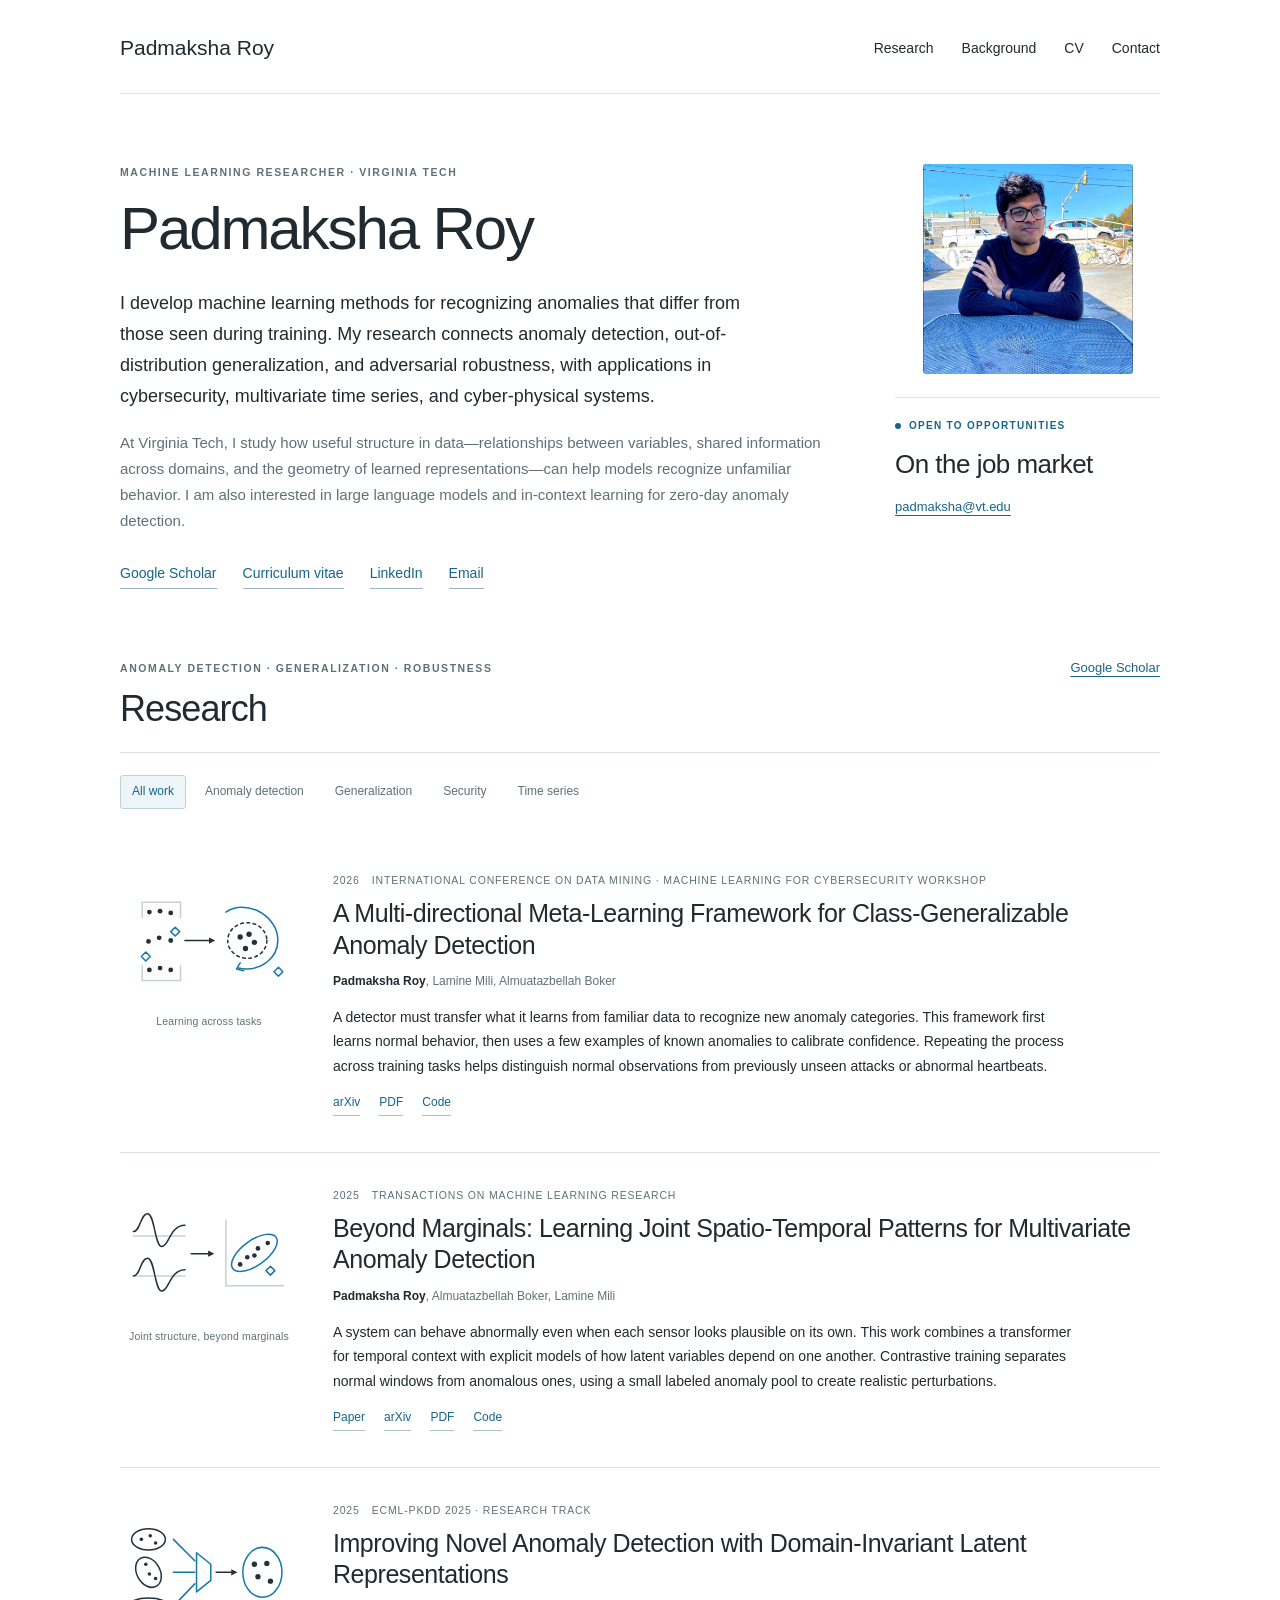
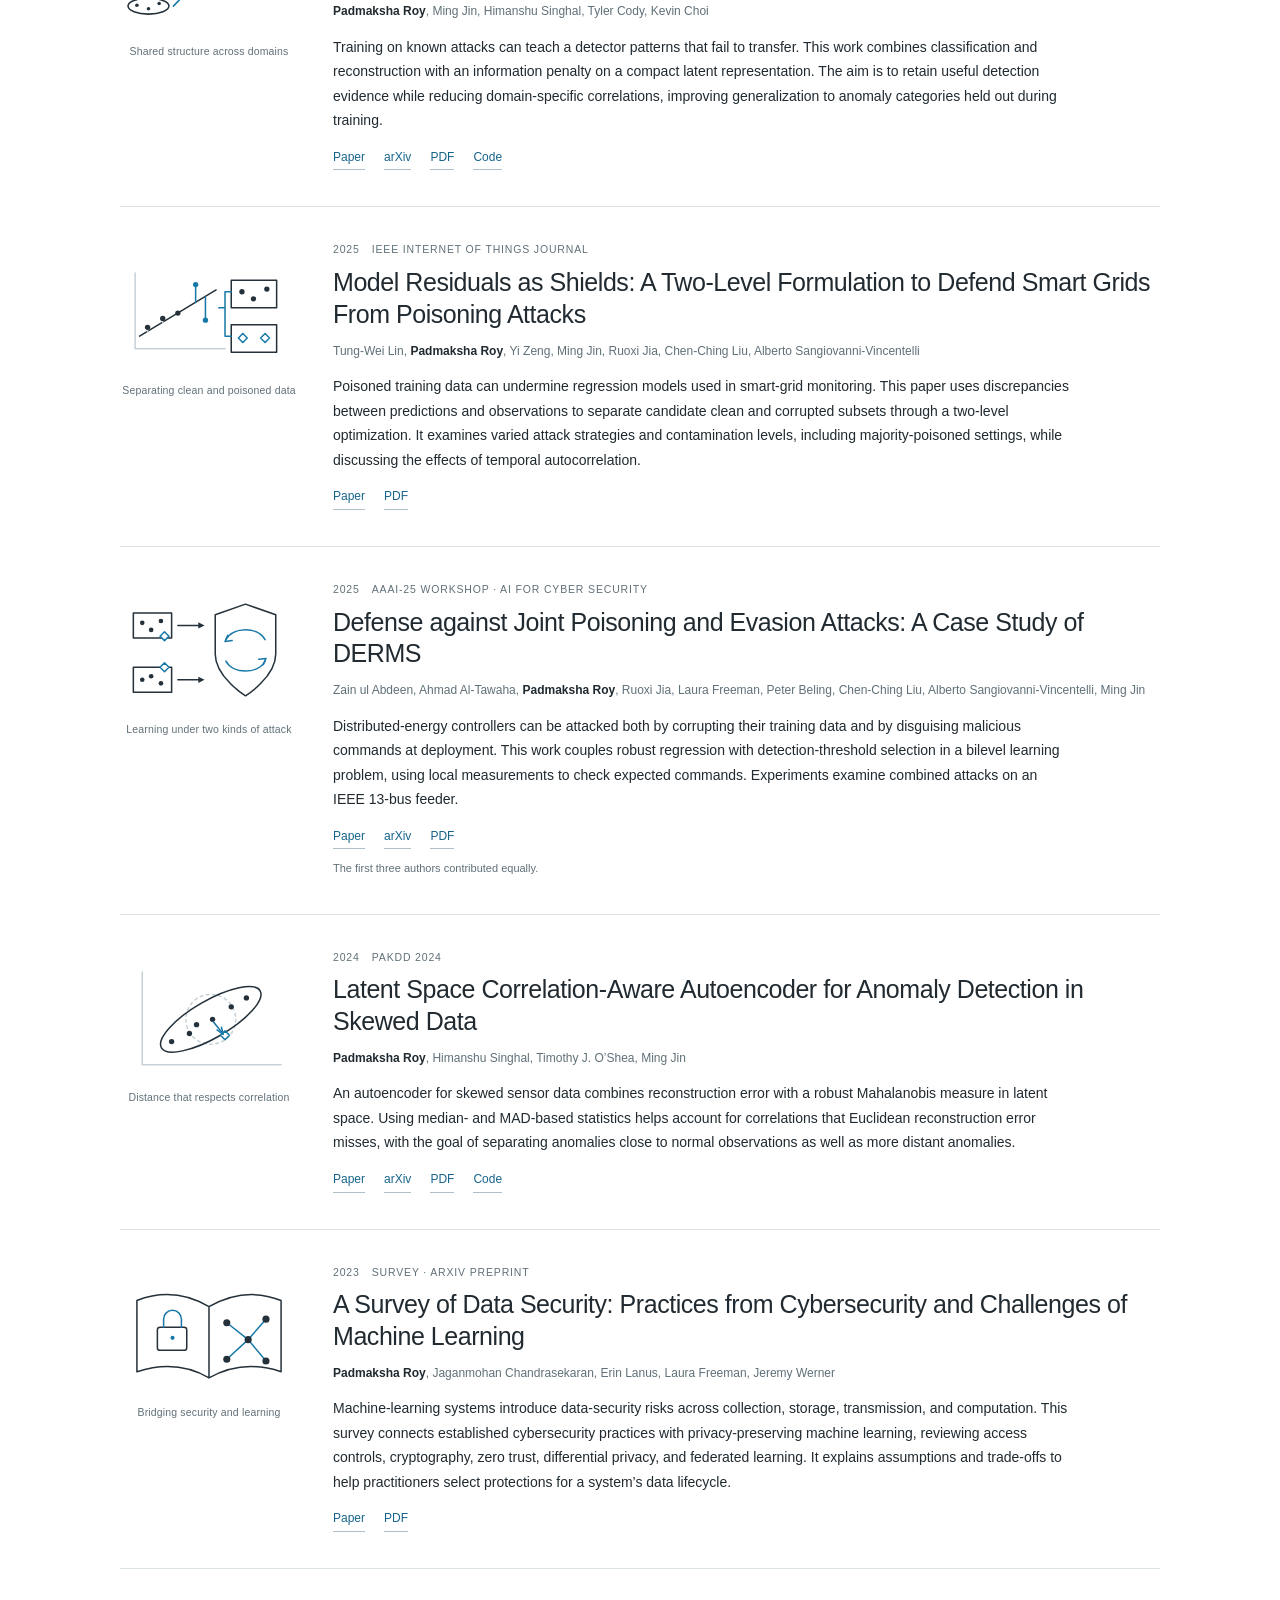
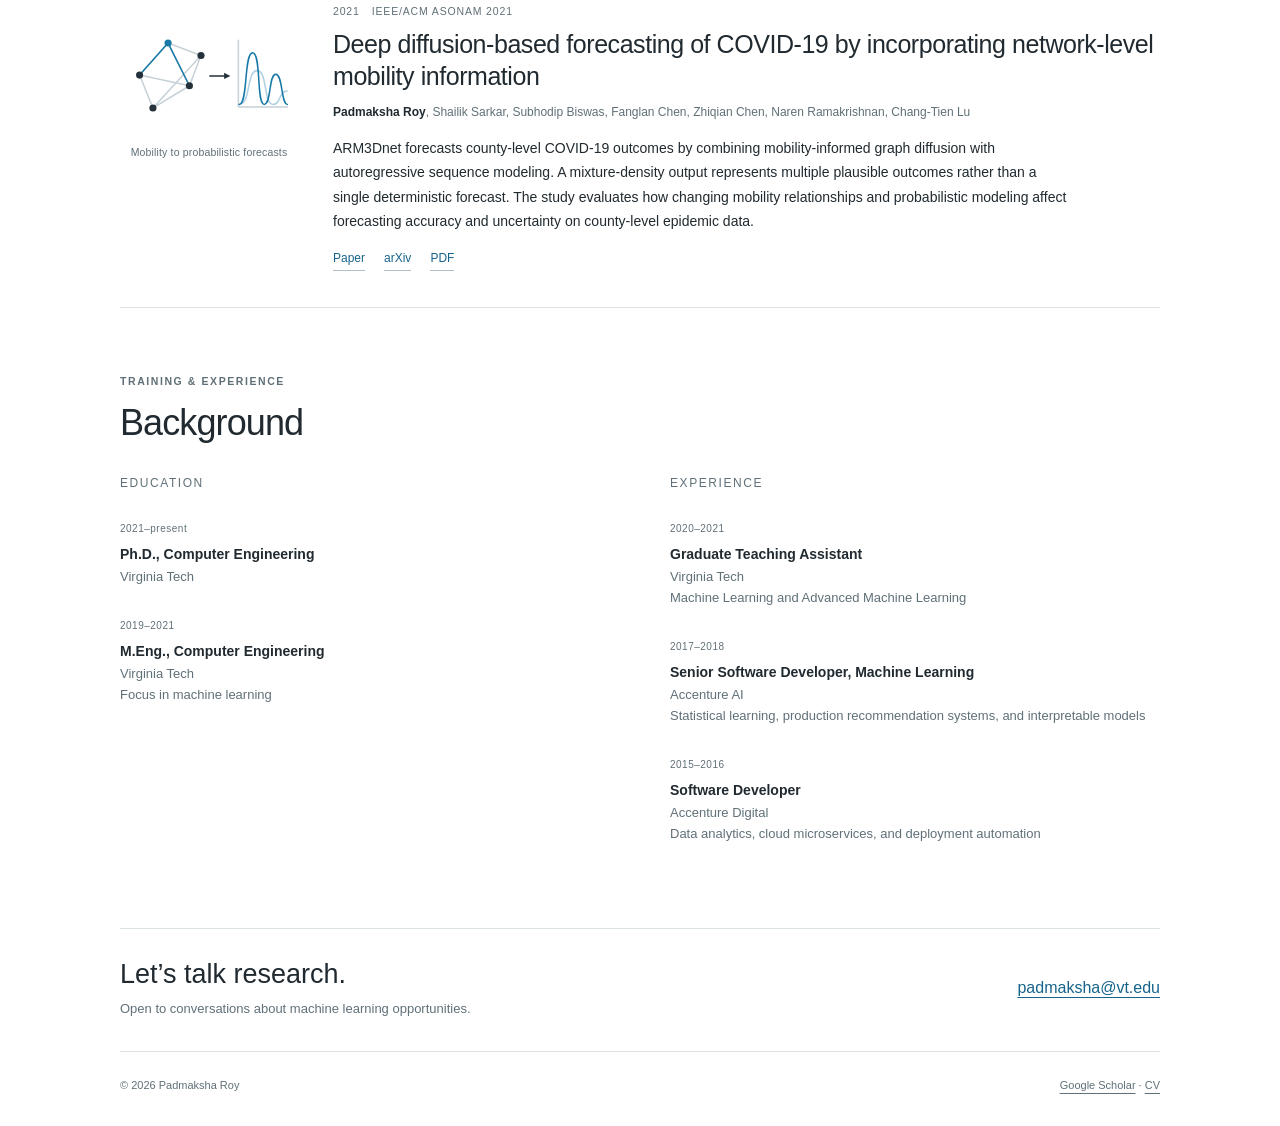
<file: index.html>
<!doctype html>
<html lang="en"><head> <meta name="google-site-verification" content="BhKunped2TRMZKUCBYWX9khP-PK7WClr94hbk9p5rhk" /> <meta charset="utf-8"><meta name="viewport" content="width=device-width,initial-scale=1"><title>Padmaksha Roy · Machine Learning Research</title><meta name="description" content="Padmaksha Roy is a machine learning researcher working on anomaly detection, generalization, and adversarial robustness. On the job market."><link rel="canonical" href="https://padmaksha18.github.io/padmaksha-roy/"><meta property="og:type" content="profile"><meta property="og:title" content="Padmaksha Roy · Machine Learning Research"><meta property="og:description" content="Anomaly detection, generalization, and robust learning. On the job market."><meta property="og:url" content="https://padmaksha18.github.io/padmaksha-roy/"><meta property="og:image" content="https://padmaksha18.github.io/padmaksha-roy/padmaksha-roy.png"><meta property="og:image:alt" content="Padmaksha Roy"><meta name="theme-color" content="#ffffff"><link rel="icon" href="favicon.svg" type="image/svg+xml"><link rel="stylesheet" href="site.css?v=d9b78ba7ea"><script src="site.js?v=b074189de1" defer></script><script type="application/ld+json">{"@context": "https://schema.org", "@type": "Person", "name": "Padmaksha Roy", "url": "https://padmaksha18.github.io/padmaksha-roy/", "email": "mailto:padmaksha@vt.edu", "jobTitle": "Machine learning researcher", "affiliation": {"@type": "CollegeOrUniversity", "name": "Virginia Tech"}, "image": "https://padmaksha18.github.io/padmaksha-roy/padmaksha-roy.png", "sameAs": ["https://scholar.google.com/citations?user=MoQnIfcAAAAJ&hl=en", "https://www.linkedin.com/in/padmaksha-roy-b67a36132/"]}</script></head>
<body><a class="skip" href="#main">Skip to content</a><div class="wrap"><header class="header"><a class="wordmark" href="#about">Padmaksha Roy</a><nav class="nav" aria-label="Main navigation"><a href="#research">Research</a><a href="#background">Background</a><a href="padmaksha-roy-cv.pdf?v=fac1a31495">CV</a><a class="nav-contact" href="mailto:padmaksha@vt.edu">Contact</a></nav></header><main id="main"><section class="hero" id="about" aria-labelledby="name"><div><p class="eyebrow">Machine learning researcher · Virginia Tech</p><h1 id="name">Padmaksha Roy</h1><p class="intro">I develop machine learning methods for recognizing anomalies that differ from those seen during training. My research connects anomaly detection, out-of-distribution generalization, and adversarial robustness, with applications in cybersecurity, multivariate time series, and cyber-physical systems.</p><p class="about">At Virginia Tech, I study how useful structure in data—relationships between variables, shared information across domains, and the geometry of learned representations—can help models recognize unfamiliar behavior. I am also interested in large language models and in-context learning for zero-day anomaly detection.</p><div class="profile-links"><a href="https://scholar.google.com/citations?user=MoQnIfcAAAAJ&amp;hl=en">Google Scholar</a><a href="padmaksha-roy-cv.pdf?v=fac1a31495">Curriculum vitae</a><a href="https://www.linkedin.com/in/padmaksha-roy-b67a36132/">LinkedIn</a><a href="mailto:padmaksha@vt.edu">Email</a></div></div><div class="profile-aside"><figure class="portrait"><img src="padmaksha-roy.png" width="800" height="800" alt="Padmaksha Roy" fetchpriority="high"></figure><aside class="job-market" aria-labelledby="job-market-title"><div class="availability">Open to opportunities</div><h2 id="job-market-title">On the job market</h2><a href="mailto:padmaksha@vt.edu">padmaksha@vt.edu</a></aside></div></section><section id="research" aria-labelledby="research-title"><div class="section-header"><div><p class="kicker">ANOMALY Detection · Generalization · Robustness</p><h2 id="research-title">Research</h2></div><a href="https://scholar.google.com/citations?user=MoQnIfcAAAAJ&amp;hl=en">Google Scholar</a></div><div class="filters" data-filters role="group" aria-label="Filter publications by topic" hidden><button type="button" data-filter="all" aria-pressed="true">All work</button><button type="button" data-filter="anomaly" aria-pressed="false">Anomaly detection</button><button type="button" data-filter="generalization" aria-pressed="false">Generalization</button><button type="button" data-filter="security" aria-pressed="false">Security</button><button type="button" data-filter="time-series" aria-pressed="false">Time series</button></div><p class="filter-status" data-filter-status role="status" aria-live="polite"></p><div class="paper-list"><article class="paper" id="multidirectional-meta-2026" data-paper data-topics="anomaly|generalization" aria-labelledby="multidirectional-meta-2026-title"><figure class="paper-symbol"><svg xmlns="http://www.w3.org/2000/svg" viewBox="0 0 200 140" role="img" aria-labelledby="multidirectional-meta-2026-symbol-title multidirectional-meta-2026-symbol-desc"><title id="multidirectional-meta-2026-symbol-title">Learning across tasks</title><desc id="multidirectional-meta-2026-symbol-desc">Normal-data learning and confidence calibration repeat across tasks; a separate diamond represents an unseen anomaly category.</desc><g fill="none" stroke="#24313a" stroke-width="1.7" stroke-linejoin="round" stroke-linecap="round"><path d="M25 42V25h43v17M25 96v17h43V96" stroke="#c6d1d7"/><circle cx="33" cy="36" r="2.7" fill="#24313a" stroke="none"/><circle cx="45" cy="35" r="2.7" fill="#24313a" stroke="none"/><circle cx="57" cy="37" r="2.7" fill="#24313a" stroke="none"/><circle cx="32" cy="69" r="2.7" fill="#24313a" stroke="none"/><circle cx="44" cy="65" r="2.7" fill="#24313a" stroke="none"/><circle cx="57" cy="68" r="2.7" fill="#24313a" stroke="none"/><circle cx="33" cy="101" r="2.7" fill="#24313a" stroke="none"/><circle cx="45" cy="99" r="2.7" fill="#24313a" stroke="none"/><circle cx="57" cy="101" r="2.7" fill="#24313a" stroke="none"/><path d="M62 53l5 5-5 5-5-5Z" fill="var(--paper)" stroke="#1879a8"/><path d="M29 81l5 5-5 5-5-5Z" fill="var(--paper)" stroke="#1879a8"/><path d="M73 68H101"/><path d="M100 64.5l7 3.5-7 3.5" fill="#24313a" stroke="none"/><path d="M119 36C141 21 174 39 177 63S158 104 133 99" stroke="#1879a8"/><path d="m135 93-4 7 8 2" stroke="#1879a8"/><ellipse cx="143" cy="68" rx="22" ry="20" stroke-dasharray="3 4"/><circle cx="135" cy="64" r="3" fill="#24313a" stroke="none"/><circle cx="145" cy="61" r="3" fill="#24313a" stroke="none"/><circle cx="151" cy="70" r="3" fill="#24313a" stroke="none"/><circle cx="141" cy="77" r="3" fill="#24313a" stroke="none"/><path d="M178 98l5 5-5 5-5-5Z" fill="var(--paper)" stroke="#1879a8"/></g></svg><figcaption>Learning across tasks</figcaption></figure><div><p class="paper-meta"><span class="year">2026</span>International Conference on Data Mining · Machine Learning for Cybersecurity Workshop</p><h3 id="multidirectional-meta-2026-title"><a href="https://arxiv.org/abs/2601.19833">A Multi-directional Meta-Learning Framework for Class-Generalizable Anomaly Detection</a></h3><p class="authors"><strong>Padmaksha Roy</strong>, Lamine Mili, Almuatazbellah Boker</p><p class="summary">A detector must transfer what it learns from familiar data to recognize new anomaly categories. This framework first learns normal behavior, then uses a few examples of known anomalies to calibrate confidence. Repeating the process across training tasks helps distinguish normal observations from previously unseen attacks or abnormal heartbeats.</p><div class="paper-links"><a href="https://arxiv.org/abs/2601.19833">arXiv</a><a href="https://arxiv.org/pdf/2601.19833v1">PDF</a><a href="https://github.com/padmaksha18/Multi-direcitonal-Meta-Learning">Code</a></div></div></article><article class="paper" id="beyond-marginals-2025" data-paper data-topics="anomaly|time-series" aria-labelledby="beyond-marginals-2025-title"><figure class="paper-symbol"><svg xmlns="http://www.w3.org/2000/svg" viewBox="0 0 200 140" role="img" aria-labelledby="beyond-marginals-2025-symbol-title beyond-marginals-2025-symbol-desc"><title id="beyond-marginals-2025-symbol-title">Joint structure, beyond marginals</title><desc id="beyond-marginals-2025-symbol-desc">Temporal traces feed a joint-dependence representation; the off-contour diamond marks a change in relationships between variables.</desc><g fill="none" stroke="#24313a" stroke-width="1.7" stroke-linejoin="round" stroke-linecap="round"><path d="M15 46H73M15 91H73" stroke="#c6d1d7"/><path d="M15 41c8 0 8-20 16-20s8 37 16 37 9-24 26-24M15 91c8 0 8-20 16-20s8 37 16 37 9-24 26-24"/><path d="M80 66H100"/><path d="M99 62.5l7 3.5-7 3.5" fill="#24313a" stroke="none"/><path d="M119 28v74h65" stroke="#c6d1d7"/><ellipse cx="151" cy="65" rx="30" ry="14" transform="rotate(-36 151 65)" stroke="#1879a8"/><circle cx="135" cy="78" r="2.6" fill="#24313a" stroke="none"/><circle cx="143" cy="70" r="2.6" fill="#24313a" stroke="none"/><circle cx="151" cy="68" r="2.6" fill="#24313a" stroke="none"/><circle cx="155" cy="60" r="2.6" fill="#24313a" stroke="none"/><circle cx="166" cy="54" r="2.6" fill="#24313a" stroke="none"/><path d="M169 80l5 5-5 5-5-5Z" fill="var(--paper)" stroke="#1879a8"/></g></svg><figcaption>Joint structure, beyond marginals</figcaption></figure><div><p class="paper-meta"><span class="year">2025</span>Transactions on Machine Learning Research</p><h3 id="beyond-marginals-2025-title"><a href="https://openreview.net/forum?id=iETTv1okjX">Beyond Marginals: Learning Joint Spatio-Temporal Patterns for Multivariate Anomaly Detection</a></h3><p class="authors"><strong>Padmaksha Roy</strong>, Almuatazbellah Boker, Lamine Mili</p><p class="summary">A system can behave abnormally even when each sensor looks plausible on its own. This work combines a transformer for temporal context with explicit models of how latent variables depend on one another. Contrastive training separates normal windows from anomalous ones, using a small labeled anomaly pool to create realistic perturbations.</p><div class="paper-links"><a href="https://openreview.net/forum?id=iETTv1okjX">Paper</a><a href="https://arxiv.org/abs/2509.15033">arXiv</a><a href="https://openreview.net/attachment?id=iETTv1okjX&amp;name=pdf">PDF</a><a href="https://github.com/padmaksha18/DACLM">Code</a></div></div></article><article class="paper" id="domain-invariant-latent-2025" data-paper data-topics="anomaly|generalization" aria-labelledby="domain-invariant-latent-2025-title"><figure class="paper-symbol"><svg xmlns="http://www.w3.org/2000/svg" viewBox="0 0 200 140" role="img" aria-labelledby="domain-invariant-latent-2025-symbol-title domain-invariant-latent-2025-symbol-desc"><title id="domain-invariant-latent-2025-symbol-title">Shared structure across domains</title><desc id="domain-invariant-latent-2025-symbol-desc">Different source-domain clusters pass through a compact bottleneck into a shared representation, reducing domain-specific variation.</desc><g fill="none" stroke="#24313a" stroke-width="1.7" stroke-linejoin="round" stroke-linecap="round"><ellipse cx="32" cy="33" rx="19" ry="12"/><ellipse cx="32" cy="70" rx="13" ry="18" transform="rotate(-30 32 70)"/><ellipse cx="32" cy="108" rx="23" ry="9"/><circle cx="24" cy="33" r="2" fill="#24313a" stroke="none"/><circle cx="34" cy="29" r="2" fill="#24313a" stroke="none"/><circle cx="40" cy="37" r="2" fill="#24313a" stroke="none"/><circle cx="29" cy="61" r="2" fill="#24313a" stroke="none"/><circle cx="33" cy="72" r="2" fill="#24313a" stroke="none"/><circle cx="40" cy="77" r="2" fill="#24313a" stroke="none"/><circle cx="19" cy="107" r="2" fill="#24313a" stroke="none"/><circle cx="32" cy="111" r="2" fill="#24313a" stroke="none"/><circle cx="44" cy="105" r="2" fill="#24313a" stroke="none"/><path d="M60 33 84 57M60 70H84M60 108 84 83M86 48l16 13v18L86 92Z" stroke="#1879a8"/><path d="M108 70H126"/><path d="M125 66.5l7 3.5-7 3.5" fill="#24313a" stroke="none"/><ellipse cx="160" cy="70" rx="22" ry="28" stroke="#1879a8"/><circle cx="151" cy="61" r="3" fill="#24313a" stroke="none"/><circle cx="165" cy="60" r="3" fill="#24313a" stroke="none"/><circle cx="155" cy="75" r="3" fill="#24313a" stroke="none"/><circle cx="169" cy="80" r="3" fill="#24313a" stroke="none"/></g></svg><figcaption>Shared structure across domains</figcaption></figure><div><p class="paper-meta"><span class="year">2025</span>ECML-PKDD 2025 · Research Track</p><h3 id="domain-invariant-latent-2025-title"><a href="https://link.springer.com/chapter/10.1007/978-3-032-05962-8_7">Improving Novel Anomaly Detection with Domain-Invariant Latent Representations</a></h3><p class="authors"><strong>Padmaksha Roy</strong>, Ming Jin, Himanshu Singhal, Tyler Cody, Kevin Choi</p><p class="summary">Training on known attacks can teach a detector patterns that fail to transfer. This work combines classification and reconstruction with an information penalty on a compact latent representation. The aim is to retain useful detection evidence while reducing domain-specific correlations, improving generalization to anomaly categories held out during training.</p><div class="paper-links"><a href="https://link.springer.com/chapter/10.1007/978-3-032-05962-8_7">Paper</a><a href="https://arxiv.org/abs/2312.17300">arXiv</a><a href="https://arxiv.org/pdf/2312.17300v5">PDF</a><a href="https://github.com/padmaksha18/MTRAE">Code</a></div></div></article><article class="paper" id="model-residuals-2025" data-paper data-topics="security" aria-labelledby="model-residuals-2025-title"><figure class="paper-symbol"><svg xmlns="http://www.w3.org/2000/svg" viewBox="0 0 200 140" role="img" aria-labelledby="model-residuals-2025-symbol-title model-residuals-2025-symbol-desc"><title id="model-residuals-2025-symbol-title">Separating clean and poisoned data</title><desc id="model-residuals-2025-symbol-desc">Prediction residuals help partition candidate clean and poisoned subsets in a two-level robust regression problem.</desc><g fill="none" stroke="#24313a" stroke-width="1.7" stroke-linejoin="round" stroke-linecap="round"><path d="M17 112V27M17 112h101" stroke="#c6d1d7"/><path d="m22 98 86-52"/><path d="M31 88V93" stroke="#c6d1d7"/><circle cx="31" cy="88" r="3" fill="#24313a" stroke="none"/><path d="M48 78V83" stroke="#c6d1d7"/><circle cx="48" cy="78" r="3" fill="#24313a" stroke="none"/><path d="M65 72V72" stroke="#c6d1d7"/><circle cx="65" cy="72" r="3" fill="#24313a" stroke="none"/><path d="M85 40V60" stroke="#1879a8"/><circle cx="85" cy="40" r="3" fill="#1879a8" stroke="none"/><path d="M96 80V54" stroke="#1879a8"/><circle cx="96" cy="80" r="3" fill="#1879a8" stroke="none"/><path d="M125 35h51v31h-51ZM125 85h51v31h-51Z"/><circle cx="137" cy="48" r="3" fill="#24313a" stroke="none"/><circle cx="150" cy="56" r="3" fill="#24313a" stroke="none"/><circle cx="165" cy="45" r="3" fill="#24313a" stroke="none"/><path d="M138 95l5 5-5 5-5-5Z" fill="var(--paper)" stroke="#1879a8"/><path d="M163 95l5 5-5 5-5-5Z" fill="var(--paper)" stroke="#1879a8"/><path d="M111 66h7M118 48v50M118 48h7M118 98h7" stroke="#1879a8"/></g></svg><figcaption>Separating clean and poisoned data</figcaption></figure><div><p class="paper-meta"><span class="year">2025</span>IEEE Internet of Things Journal</p><h3 id="model-residuals-2025-title"><a href="https://doi.org/10.1109/JIOT.2025.3575005">Model Residuals as Shields: A Two-Level Formulation to Defend Smart Grids From Poisoning Attacks</a></h3><p class="authors">Tung-Wei Lin, <strong>Padmaksha Roy</strong>, Yi Zeng, Ming Jin, Ruoxi Jia, Chen-Ching Liu, Alberto Sangiovanni-Vincentelli</p><p class="summary">Poisoned training data can undermine regression models used in smart-grid monitoring. This paper uses discrepancies between predictions and observations to separate candidate clean and corrupted subsets through a two-level optimization. It examines varied attack strategies and contamination levels, including majority-poisoned settings, while discussing the effects of temporal autocorrelation.</p><div class="paper-links"><a href="https://doi.org/10.1109/JIOT.2025.3575005">Paper</a><a href="https://waynelin567.github.io/files/res.pdf">PDF</a></div></div></article><article class="paper" id="derms-joint-attacks-2025" data-paper data-topics="anomaly|security" aria-labelledby="derms-joint-attacks-2025-title"><figure class="paper-symbol"><svg xmlns="http://www.w3.org/2000/svg" viewBox="0 0 200 140" role="img" aria-labelledby="derms-joint-attacks-2025-symbol-title derms-joint-attacks-2025-symbol-desc"><title id="derms-joint-attacks-2025-symbol-title">Learning under two kinds of attack</title><desc id="derms-joint-attacks-2025-symbol-desc">Corrupted training samples and disguised deployment inputs are considered together through two coupled levels of defense.</desc><g fill="none" stroke="#24313a" stroke-width="1.7" stroke-linejoin="round" stroke-linecap="round"><path d="M15 27h43v28H15ZM15 88h43v28H15Z"/><circle cx="25" cy="38" r="2.6" fill="#24313a" stroke="none"/><circle cx="35" cy="46" r="2.6" fill="#24313a" stroke="none"/><circle cx="46" cy="36" r="2.6" fill="#24313a" stroke="none"/><circle cx="25" cy="102" r="2.6" fill="#24313a" stroke="none"/><circle cx="35" cy="98" r="2.6" fill="#24313a" stroke="none"/><circle cx="46" cy="106" r="2.6" fill="#24313a" stroke="none"/><path d="M50 48l5 5-5 5-5-5Z" fill="var(--paper)" stroke="#1879a8"/><path d="M50 83l5 5-5 5-5-5Z" fill="var(--paper)" stroke="#1879a8"/><path d="M65 41H89"/><path d="M88 37.5l7 3.5-7 3.5" fill="#24313a" stroke="none"/><path d="M65 102H89"/><path d="M88 98.5l7 3.5-7 3.5" fill="#24313a" stroke="none"/><path d="m107 29 34-12 34 12v44c0 26-34 47-34 47s-34-21-34-47Z"/><path d="M119 57c8-15 36-15 44 0M119 81c8 15 36 15 44 0" stroke="#1879a8"/><path d="m121 52-3 7 8-1m35 27 3-7-8 1" stroke="#1879a8"/></g></svg><figcaption>Learning under two kinds of attack</figcaption></figure><div><p class="paper-meta"><span class="year">2025</span>AAAI-25 Workshop · AI for Cyber Security</p><h3 id="derms-joint-attacks-2025-title"><a href="https://aics.site/AICS2025/program.html">Defense against Joint Poisoning and Evasion Attacks: A Case Study of DERMS</a></h3><p class="authors">Zain ul Abdeen, Ahmad Al-Tawaha, <strong>Padmaksha Roy</strong>, Ruoxi Jia, Laura Freeman, Peter Beling, Chen-Ching Liu, Alberto Sangiovanni-Vincentelli, Ming Jin</p><p class="summary">Distributed-energy controllers can be attacked both by corrupting their training data and by disguising malicious commands at deployment. This work couples robust regression with detection-threshold selection in a bilevel learning problem, using local measurements to check expected commands. Experiments examine combined attacks on an IEEE 13-bus feeder.</p><div class="paper-links"><a href="https://aics.site/AICS2025/program.html">Paper</a><a href="https://arxiv.org/abs/2405.02989">arXiv</a><a href="https://aics.site/AICS2025/AAAI25_cybersecurity_Camera_Ready.pdf">PDF</a></div><p class="note">The first three authors contributed equally.</p></div></article><article class="paper" id="correlation-aware-ae-2024" data-paper data-topics="anomaly|time-series" aria-labelledby="correlation-aware-ae-2024-title"><figure class="paper-symbol"><svg xmlns="http://www.w3.org/2000/svg" viewBox="0 0 200 140" role="img" aria-labelledby="correlation-aware-ae-2024-symbol-title correlation-aware-ae-2024-symbol-desc"><title id="correlation-aware-ae-2024-symbol-title">Distance that respects correlation</title><desc id="correlation-aware-ae-2024-symbol-desc">A tilted correlation ellipse distinguishes distance along a learned distribution from a nearby point outside that distribution.</desc><g fill="none" stroke="#24313a" stroke-width="1.7" stroke-linejoin="round" stroke-linecap="round"><path d="M25 17v104h156" stroke="#c6d1d7"/><circle cx="102" cy="70" r="28" stroke="#c6d1d7" stroke-dasharray="3 4"/><ellipse cx="102" cy="70" rx="64" ry="21" transform="rotate(-30 102 70)"/><circle cx="58" cy="95" r="3" fill="#24313a" stroke="none"/><circle cx="78" cy="86" r="3" fill="#24313a" stroke="none"/><circle cx="86" cy="76" r="3" fill="#24313a" stroke="none"/><circle cx="104" cy="70" r="3" fill="#24313a" stroke="none"/><circle cx="125" cy="56" r="3" fill="#24313a" stroke="none"/><circle cx="142" cy="46" r="3" fill="#24313a" stroke="none"/><path d="M118 83l5 5-5 5-5-5Z" fill="var(--paper)" stroke="#1879a8"/><path d="M105 73 114 84" stroke="#1879a8"/><path d="m109 82 7 5-2-8" stroke="#1879a8"/></g></svg><figcaption>Distance that respects correlation</figcaption></figure><div><p class="paper-meta"><span class="year">2024</span>PAKDD 2024</p><h3 id="correlation-aware-ae-2024-title"><a href="https://link.springer.com/chapter/10.1007/978-981-97-2242-6_6">Latent Space Correlation-Aware Autoencoder for Anomaly Detection in Skewed Data</a></h3><p class="authors"><strong>Padmaksha Roy</strong>, Himanshu Singhal, Timothy J. O’Shea, Ming Jin</p><p class="summary">An autoencoder for skewed sensor data combines reconstruction error with a robust Mahalanobis measure in latent space. Using median- and MAD-based statistics helps account for correlations that Euclidean reconstruction error misses, with the goal of separating anomalies close to normal observations as well as more distant anomalies.</p><div class="paper-links"><a href="https://link.springer.com/chapter/10.1007/978-981-97-2242-6_6">Paper</a><a href="https://arxiv.org/abs/2301.00462">arXiv</a><a href="https://arxiv.org/pdf/2301.00462">PDF</a><a href="https://github.com/padmaksha18/DRMDIT-AE/">Code</a></div></div></article><article class="paper" id="data-security-survey-2023" data-paper data-topics="security" aria-labelledby="data-security-survey-2023-title"><figure class="paper-symbol"><svg xmlns="http://www.w3.org/2000/svg" viewBox="0 0 200 140" role="img" aria-labelledby="data-security-survey-2023-symbol-title data-security-survey-2023-symbol-desc"><title id="data-security-survey-2023-symbol-title">Bridging security and learning</title><desc id="data-security-survey-2023-symbol-desc">An open book bridges established data-security controls, shown by a lock, with distributed machine-learning systems.</desc><g fill="none" stroke="#24313a" stroke-width="1.7" stroke-linejoin="round" stroke-linecap="round"><path d="M19 32c31-12 59-6 81 7 23-13 51-19 81-7v80c-30-10-58-6-81 7-22-13-50-17-81-7ZM100 39v80"/><rect x="42" y="62" width="33" height="26" rx="3"/><path d="M49 62v-9a10 10 0 0 1 20 0v9" stroke="#1879a8"/><circle cx="59" cy="74" r="2.3" fill="#1879a8" stroke="none"/><path d="m120 57 24 19 20-23M144 76l20 24M120 98l24-22" stroke="#1879a8"/><circle cx="120" cy="57" r="4" fill="#24313a" stroke="none"/><circle cx="144" cy="76" r="4" fill="#24313a" stroke="none"/><circle cx="164" cy="53" r="4" fill="#24313a" stroke="none"/><circle cx="164" cy="100" r="4" fill="#24313a" stroke="none"/><circle cx="120" cy="98" r="4" fill="#24313a" stroke="none"/></g></svg><figcaption>Bridging security and learning</figcaption></figure><div><p class="paper-meta"><span class="year">2023</span>Survey · arXiv preprint</p><h3 id="data-security-survey-2023-title"><a href="https://arxiv.org/abs/2310.04513">A Survey of Data Security: Practices from Cybersecurity and Challenges of Machine Learning</a></h3><p class="authors"><strong>Padmaksha Roy</strong>, Jaganmohan Chandrasekaran, Erin Lanus, Laura Freeman, Jeremy Werner</p><p class="summary">Machine-learning systems introduce data-security risks across collection, storage, transmission, and computation. This survey connects established cybersecurity practices with privacy-preserving machine learning, reviewing access controls, cryptography, zero trust, differential privacy, and federated learning. It explains assumptions and trade-offs to help practitioners select protections for a system’s data lifecycle.</p><div class="paper-links"><a href="https://arxiv.org/abs/2310.04513">Paper</a><a href="https://arxiv.org/pdf/2310.04513">PDF</a></div></div></article><article class="paper" id="covid-diffusion-2021" data-paper data-topics="time-series" aria-labelledby="covid-diffusion-2021-title"><figure class="paper-symbol"><svg xmlns="http://www.w3.org/2000/svg" viewBox="0 0 200 140" role="img" aria-labelledby="covid-diffusion-2021-symbol-title covid-diffusion-2021-symbol-desc"><title id="covid-diffusion-2021-symbol-title">Mobility to probabilistic forecasts</title><desc id="covid-diffusion-2021-symbol-desc">Directed mobility between county nodes informs a forecast with multiple plausible outcomes, represented by mixture-density curves.</desc><g fill="none" stroke="#24313a" stroke-width="1.7" stroke-linejoin="round" stroke-linecap="round"><path d="m22 72 32-36 24 48-41 25Zm32-36 37 14-13 34M22 72l56 12M37 109l54-59" stroke="#c6d1d7"/><path d="m22 72 32-36M54 36l24 48" stroke="#1879a8"/><circle cx="22" cy="72" r="4" fill="#24313a" stroke="none"/><circle cx="54" cy="36" r="4" fill="#1879a8" stroke="none"/><circle cx="78" cy="84" r="4" fill="#24313a" stroke="none"/><circle cx="37" cy="109" r="4" fill="#24313a" stroke="none"/><circle cx="91" cy="50" r="4" fill="#24313a" stroke="none"/><path d="M101 73H118"/><path d="M117 69.5l7 3.5-7 3.5" fill="#24313a" stroke="none"/><path d="M133 33v75h55" stroke="#c6d1d7"/><path d="M134 105c10 0 5-58 15-58s4 58 13 58c8 0 5-34 13-34s6 34 13 34" stroke="#1879a8"/><path d="M134 105c13 0 8-38 20-38s7 38 18 38c9 0 6-15 16-15" stroke="#1879a8" opacity=".35"/></g></svg><figcaption>Mobility to probabilistic forecasts</figcaption></figure><div><p class="paper-meta"><span class="year">2021</span>IEEE/ACM ASONAM 2021</p><h3 id="covid-diffusion-2021-title"><a href="https://doi.org/10.1145/3487351.3488334">Deep diffusion-based forecasting of COVID-19 by incorporating network-level mobility information</a></h3><p class="authors"><strong>Padmaksha Roy</strong>, Shailik Sarkar, Subhodip Biswas, Fanglan Chen, Zhiqian Chen, Naren Ramakrishnan, Chang-Tien Lu</p><p class="summary">ARM3Dnet forecasts county-level COVID-19 outcomes by combining mobility-informed graph diffusion with autoregressive sequence modeling. A mixture-density output represents multiple plausible outcomes rather than a single deterministic forecast. The study evaluates how changing mobility relationships and probabilistic modeling affect forecasting accuracy and uncertainty on county-level epidemic data.</p><div class="paper-links"><a href="https://doi.org/10.1145/3487351.3488334">Paper</a><a href="https://arxiv.org/abs/2111.05199">arXiv</a><a href="https://people.cs.vt.edu/ctlu/Publication/2021/ASONAM-2021-Padmaksha.pdf">PDF</a></div></div></article></div></section><section class="background" id="background" aria-labelledby="background-title"><p class="kicker">Training & experience</p><h2 id="background-title">Background</h2><div class="background-grid"><div class="background-column"><h3>Education</h3><article class="background-entry"><span class="date">2021–present</span><h4>Ph.D., Computer Engineering</h4><p>Virginia Tech</p></article><article class="background-entry"><span class="date">2019–2021</span><h4>M.Eng., Computer Engineering</h4><p>Virginia Tech</p><p>Focus in machine learning</p></article></div><div class="background-column"><h3>Experience</h3><article class="background-entry"><span class="date">2020–2021</span><h4>Graduate Teaching Assistant</h4><p>Virginia Tech</p><p>Machine Learning and Advanced Machine Learning</p></article><article class="background-entry"><span class="date">2017–2018</span><h4>Senior Software Developer, Machine Learning</h4><p>Accenture AI</p><p>Statistical learning, production recommendation systems, and interpretable models</p></article><article class="background-entry"><span class="date">2015–2016</span><h4>Software Developer</h4><p>Accenture Digital</p><p>Data analytics, cloud microservices, and deployment automation</p></article></div></div></section><section class="contact" aria-labelledby="contact-title"><div><h2 id="contact-title">Let’s talk research.</h2><p>Open to conversations about machine learning opportunities.</p></div><a href="mailto:padmaksha@vt.edu">padmaksha@vt.edu</a></section></main><footer class="footer"><span>© 2026 Padmaksha Roy</span><span><a href="https://scholar.google.com/citations?user=MoQnIfcAAAAJ&amp;hl=en">Google Scholar</a> · <a href="padmaksha-roy-cv.pdf?v=fac1a31495">CV</a></span></footer></div></body></html>
</file>
<file: site.css>
:root{--paper:#ffffff;--ink:#202a30;--muted:#607078;--line:#dce3e4;--blue:#17648b;--soft:#eef5f8;--serif:Aptos,'Segoe UI',Arial,sans-serif;--sans:Aptos,'Segoe UI',Arial,sans-serif}*{box-sizing:border-box}html{scroll-padding-top:32px}body{margin:0;background:var(--paper);color:var(--ink);font:16px/1.65 var(--sans);-webkit-font-smoothing:antialiased}a{color:var(--blue);text-decoration-thickness:1px;text-underline-offset:4px}a:hover{color:#0b3c56}button,a{-webkit-tap-highlight-color:transparent}a:focus-visible,button:focus-visible{outline:2px solid var(--blue);outline-offset:5px}button{font:inherit}.wrap{max-width:1120px;margin:auto;padding-left:48px;padding-right:48px}.skip{position:absolute;left:20px;top:-80px;background:white;z-index:3;padding:10px}.skip:focus{top:10px}.header{display:flex;align-items:center;justify-content:space-between;padding-top:31px;padding-bottom:27px;border-bottom:1px solid var(--line);gap:24px}.wordmark{color:var(--ink);font-family:var(--serif);font-size:21px;text-decoration:none}.nav{display:flex;gap:28px;align-items:center}.nav a{color:var(--ink);font-size:14px;text-decoration:none}.nav a:hover{text-decoration:underline}.hero{padding:70px 0 58px;display:grid;grid-template-columns:minmax(0,1fr) 265px;gap:65px;align-items:start}.eyebrow,.kicker{text-transform:uppercase;font-size:10.5px;letter-spacing:.15em;font-weight:600;color:var(--muted);margin:0 0 16px}.hero h1{font:normal clamp(42px,5.5vw,60px)/1.08 var(--serif);letter-spacing:-.035em;margin:0 0 26px}.intro{font-size:18px;line-height:1.72;margin:0;max-width:660px}.about{color:var(--muted);margin:18px 0 0;font-size:15px;line-height:1.75}.profile-links{display:flex;gap:26px;flex-wrap:wrap;margin-top:27px;font-size:14px}.profile-links a{text-decoration:none;border-bottom:1px solid #9db5c1;padding-bottom:3px}.profile-aside{display:grid;gap:23px}.portrait{margin:0 auto;width:210px;max-width:100%}.portrait img{display:block;width:100%;height:auto;aspect-ratio:1;object-fit:cover;border-radius:3px}.job-market{padding:20px 0 0;border:0;border-top:1px solid var(--line);background:transparent;margin-top:0}.availability{display:flex;align-items:center;gap:8px;color:var(--blue);font-size:10px;font-weight:700;letter-spacing:.13em;text-transform:uppercase;margin:0 0 15px}.availability:before{content:'';height:6px;width:6px;border-radius:50%;background:var(--blue)}.job-market h2{font:normal 26px/1.16 var(--serif);letter-spacing:-.02em;margin:0 0 14px}.job-market p{font-size:14px;line-height:1.7;margin:0 0 18px;color:#465961}.job-market a{font-size:13px;overflow-wrap:anywhere}.section-header{display:flex;justify-content:space-between;gap:25px;align-items:baseline;border-bottom:1px solid var(--line);padding:10px 0 22px}.section-header h2,.background>h2{font:normal 36px/1.2 var(--serif);letter-spacing:-.025em;margin:0}.section-header .kicker{margin-bottom:10px}.section-header>a{font-size:13px;white-space:nowrap}.filters{display:flex;flex-wrap:wrap;gap:7px;margin:22px 0 9px}.filters[hidden]{display:none}.filters button{border:1px solid transparent;background:none;border-radius:3px;color:var(--muted);font-size:12px;padding:6px 11px;cursor:pointer}.filters button:hover{border-color:var(--line);color:var(--blue)}.filters button[aria-pressed=true]{border-color:#bed1dd;color:var(--blue);background:var(--soft)}.filter-status{font-size:12px;color:var(--muted);min-height:20px;margin:4px 0 0}.paper{display:grid;grid-template-columns:178px minmax(0,1fr);gap:35px;padding:34px 0 36px;border-bottom:1px solid var(--line);align-items:start}.paper[hidden]{display:none}.paper-symbol{margin:8px 0 0;align-self:start;color:var(--ink)}.paper-symbol svg{display:block;width:100%;height:auto;overflow:visible}.paper-symbol figcaption{font-size:10.5px;line-height:1.5;letter-spacing:.015em;color:var(--muted);text-align:center;margin-top:9px}.paper-meta{font-size:10.5px;letter-spacing:.08em;text-transform:uppercase;line-height:1.6;color:var(--muted);margin:0 0 9px}.paper-meta .year{margin-right:12px}.paper h3{font:normal 25px/1.27 var(--serif);letter-spacing:-.018em;margin:0 0 10px}.paper h3 a{color:var(--ink);text-decoration:none}.paper h3 a:hover{color:var(--blue)}.authors{font-size:12px;color:var(--muted);line-height:1.7;margin:0 0 13px}.authors strong{font-weight:600;color:var(--ink)}.summary{font-size:14px;line-height:1.75;margin:0;max-width:740px}.paper-links{display:flex;gap:19px;flex-wrap:wrap;font-size:12px;margin-top:15px}.paper-links a{text-decoration:none;border-bottom:1px solid #aec1cb;padding-bottom:2px}.note{font-size:11px;line-height:1.65;color:var(--muted);margin:10px 0 0}.background{padding:65px 0 60px}.background>.kicker{margin-bottom:10px}.background-grid{display:grid;grid-template-columns:1fr 1fr;gap:60px;margin-top:30px}.background-column h3{font-size:12px;text-transform:uppercase;letter-spacing:.13em;color:var(--muted);font-weight:500;margin:0 0 20px}.background-entry{margin:0 0 23px}.background-entry .date{font-size:10px;color:var(--muted);letter-spacing:.05em}.background-entry h4{font-size:14px;font-weight:600;line-height:1.5;margin:4px 0 2px}.background-entry p{font-size:13px;line-height:1.6;color:var(--muted);margin:0}.contact{padding:28px 0 32px;display:flex;justify-content:space-between;align-items:center;gap:30px;border-top:1px solid var(--line);border-bottom:1px solid var(--line)}.contact h2{font:normal 27px/1.3 var(--serif);margin:0 0 6px}.contact p{margin:0;color:var(--muted);font-size:13px}.contact>a{font-size:16px;white-space:nowrap}.footer{display:flex;justify-content:space-between;gap:20px;padding-top:24px;padding-bottom:32px;color:var(--muted);font-size:11px}.footer a{color:var(--muted)}.empty{padding:40px 0;color:var(--muted)}
@media(min-width:1200px){.wrap{padding-left:40px;padding-right:40px}}@media(max-width:850px){.wrap{padding-left:30px;padding-right:30px}.hero{gap:32px;grid-template-columns:minmax(0,1fr) 220px}.job-market{padding:18px 0 0}.hero h1{font-size:48px}.intro{font-size:17px}.paper{grid-template-columns:145px minmax(0,1fr);gap:25px}.paper h3{font-size:23px}}@media(max-width:640px){.wrap{padding-left:22px;padding-right:22px}.header{padding-top:22px;padding-bottom:20px;gap:20px}.wordmark{font-size:19px}.nav{gap:17px}.nav a{font-size:12px}.nav .nav-contact{display:none}.hero{grid-template-columns:1fr;gap:24px;padding:43px 0 42px}.eyebrow{font-size:9px;letter-spacing:.12em}.hero h1{font-size:45px;margin-bottom:22px}.intro{font-size:16px}.about{font-size:14px}.profile-links{font-size:13px;gap:22px;margin-top:22px}.job-market{margin-top:0;padding:18px 0 0}.availability{margin-bottom:9px}.job-market h2{font-size:24px;margin-bottom:8px}.job-market p{margin-bottom:12px;font-size:13px}.section-header{gap:20px;padding-bottom:17px}.section-header h2,.background>h2{font-size:31px}.section-header>a{font-size:11px}.kicker{font-size:9px;letter-spacing:.12em}.filters{gap:3px;margin-top:18px}.filters button{font-size:11px;padding:5px 8px}.paper{grid-template-columns:84px minmax(0,1fr);gap:18px;padding:27px 0}.paper-symbol{margin-top:29px}.paper-symbol figcaption{font-size:8px;line-height:1.45;margin-top:5px}.paper h3{font-size:21px;line-height:1.25;margin-bottom:10px}.paper-meta{font-size:8px;letter-spacing:.045em;margin-bottom:8px}.paper-meta .year{margin-right:6px}.authors{font-size:11px;margin-bottom:11px}.summary{font-size:12.5px;line-height:1.7}.paper-links{font-size:11px;gap:14px;margin-top:13px}.note{font-size:10px}.background{padding:44px 0 35px}.background-grid{grid-template-columns:1fr;gap:16px;margin-top:24px}.background-column h3{font-size:10px}.background-entry{margin-bottom:20px}.contact{display:block;padding:24px 0}.contact h2{font-size:25px}.contact>a{display:inline-block;margin-top:14px;font-size:15px}.footer{font-size:10px;padding-top:20px;gap:12px}.footer span{max-width:60%}}
@media print{.nav,.filters,.filter-status,.job-market,.skip{display:none!important}.wrap{max-width:none;padding:0 15px}.hero{display:block;padding:25px 0}.paper{break-inside:avoid;grid-template-columns:110px 1fr;gap:24px;padding:22px 0}.paper[hidden]{display:grid}.paper h3{font-size:18px}.summary{font-size:11px}.paper-links a:after{content:' (' attr(href) ')';font-size:8px}.background{padding-top:30px}.footer{padding-bottom:0}}

@media(max-width:850px) and (min-width:641px){.portrait{width:190px}}@media(max-width:640px){.profile-aside{grid-template-columns:116px minmax(0,1fr);gap:18px;align-items:start}.portrait{width:116px}.profile-aside .job-market{padding:0;border:0;background:none}.profile-aside .job-market h2{font-size:23px}.profile-aside .availability{font-size:8px;letter-spacing:.08em}.profile-aside .job-market p{font-size:12px;margin-bottom:8px}.profile-aside .job-market a{font-size:12px}}
</file>
